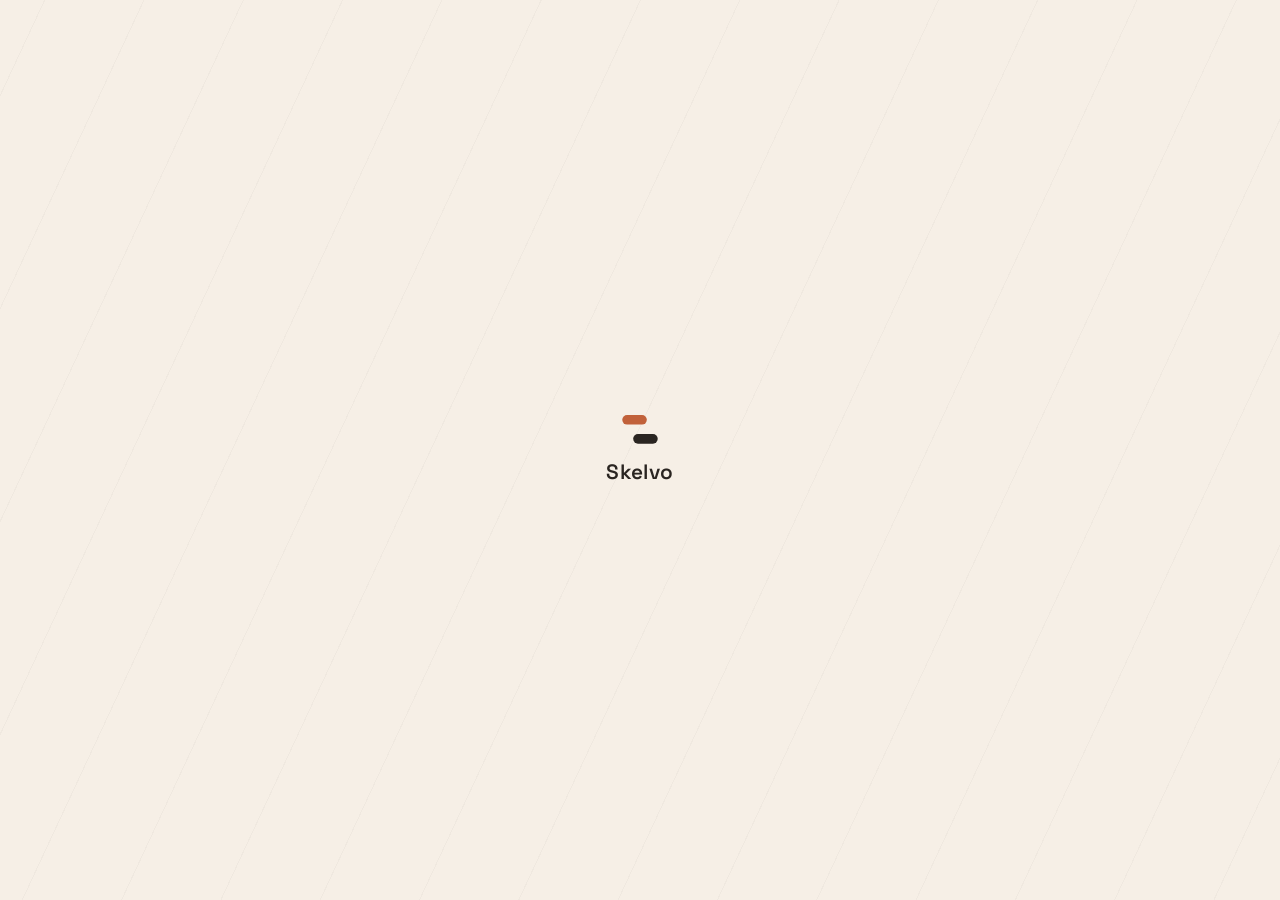
<file: index.html>
<!DOCTYPE html>
<html lang="fr">
<head>
<meta charset="UTF-8">
<meta name="viewport" content="width=device-width, initial-scale=1.0">
<meta name="robots" content="noindex, nofollow">
<title>Skelvo</title>
<link rel="preconnect" href="https://fonts.googleapis.com">
<link rel="preconnect" href="https://fonts.gstatic.com" crossorigin>
<link href="https://fonts.googleapis.com/css2?family=Space+Grotesk:wght@500;600&display=swap" rel="stylesheet">
<style>
  *{ box-sizing:border-box; }
  body{
    margin:0; min-height:100vh;
    display:flex; align-items:center; justify-content:center;
    background:#F6EFE6;
    background-image: repeating-linear-gradient(115deg, transparent 0 40px, rgba(42,37,33,0.03) 40px 41px, transparent 41px 90px);
    font-family:'Space Grotesk', sans-serif;
    color:#2A2521;
    text-align:center;
    padding:8vh 6vw;
  }
  .mark{
    display:flex; flex-direction:column; align-items:center; gap:14px;
  }
  .mark svg{ display:block; }
  h1{
    font-size:1.3rem; font-weight:600; letter-spacing:0.02em; margin:0;
  }
</style>
</head>
<body>
  <div class="mark">
    <svg width="36" height="30" viewBox="0 0 26 22" fill="none" aria-hidden="true">
      <rect x="0" y="0" width="18" height="7" rx="3.5" fill="#C1613A"/>
      <rect x="8" y="14" width="18" height="7" rx="3.5" fill="#2A2521"/>
    </svg>
    <h1>Skelvo</h1>
  </div>
</body>
</html>
</file>
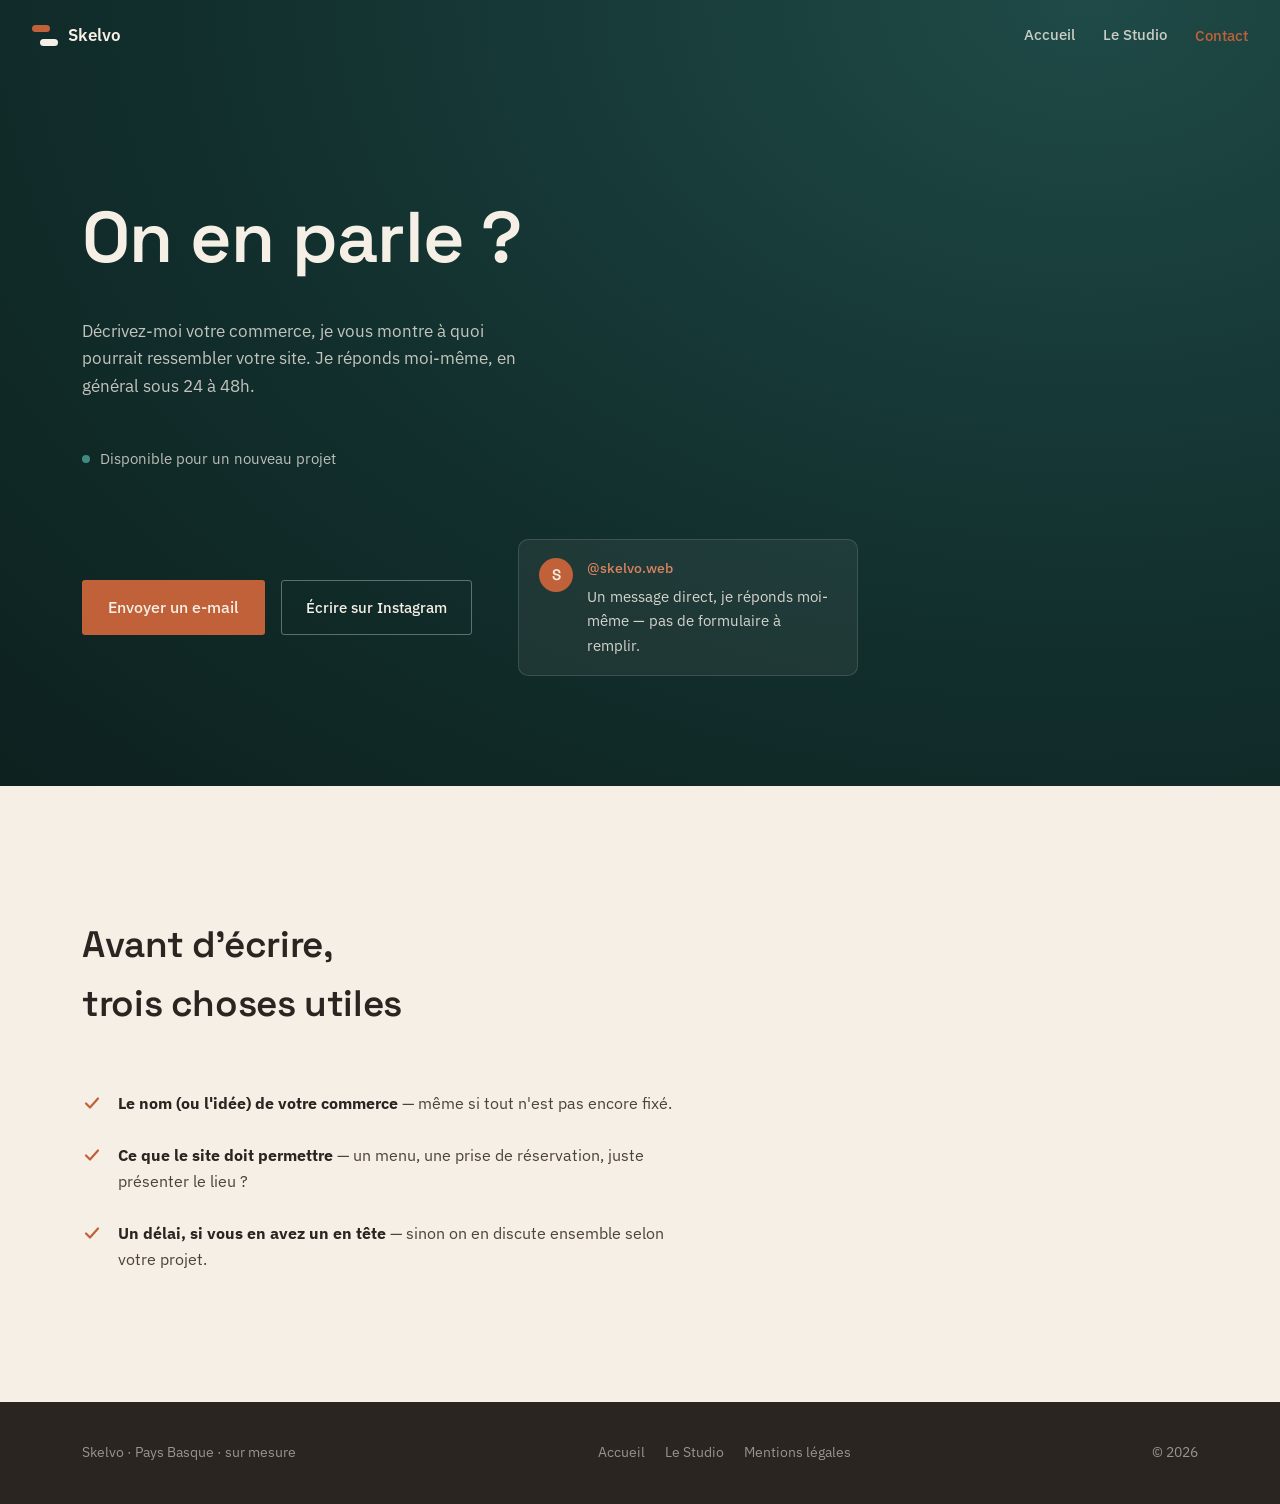
<file: skelvo/contact.html>
<!DOCTYPE html>
<html lang="fr">
<head>
<meta charset="UTF-8" />
<meta name="viewport" content="width=device-width, initial-scale=1.0" />
<title>Contact — Skelvo</title>
<meta name="description" content="Décrivez votre commerce à Skelvo sur Instagram ou par e-mail : réponse directe, sans intermédiaire." />
<link rel="canonical" href="https://skelvo.fr/contact.html">

<link rel="icon" href="data:image/svg+xml,%3Csvg xmlns='http://www.w3.org/2000/svg' viewBox='0 0 26 22'%3E%3Crect x='0' y='0' width='18' height='7' rx='3.5' fill='%23C1613A'/%3E%3Crect x='8' y='14' width='18' height='7' rx='3.5' fill='%231F4A47'/%3E%3C/svg%3E">
<link rel="apple-touch-icon" href="data:image/svg+xml,%3Csvg xmlns='http://www.w3.org/2000/svg' viewBox='0 0 26 22'%3E%3Crect width='26' height='22' rx='4' fill='%231F4A47'/%3E%3Crect x='3' y='4' width='16' height='6' rx='3' fill='%23C1613A'/%3E%3Crect x='7' y='12' width='16' height='6' rx='3' fill='%23F6EFE6'/%3E%3C/svg%3E">
<meta name="theme-color" content="#12302E">

<meta property="og:type" content="website">
<meta property="og:site_name" content="Skelvo">
<meta property="og:title" content="Contact — Skelvo">
<meta property="og:description" content="Décrivez votre commerce à Skelvo sur Instagram ou par e-mail : réponse directe, sans intermédiaire.">
<meta property="og:image" content="https://skelvo.fr/og-image.png">
<meta property="og:image:width" content="1200">
<meta property="og:image:height" content="630">
<meta name="twitter:card" content="summary_large_image">
<meta name="twitter:title" content="Contact — Skelvo">
<meta name="twitter:description" content="Décrivez votre commerce à Skelvo sur Instagram ou par e-mail : réponse directe, sans intermédiaire.">
<meta name="twitter:image" content="https://skelvo.fr/og-image.png">

<link rel="preconnect" href="https://fonts.googleapis.com">
<link rel="preconnect" href="https://fonts.gstatic.com" crossorigin>
<link href="https://fonts.googleapis.com/css2?family=Space+Grotesk:wght@400;500;600;700&family=IBM+Plex+Sans:wght@400;500&display=swap" rel="stylesheet">
<link rel="stylesheet" href="styles.css?v=4">
<style>
  /* ---------- HERO (Contact : statut + bulle DM, pas de 3D ici) ---------- */
  .contact-hero{
    position: relative;
    padding: 180px 0 110px;
    background: radial-gradient(120% 140% at 85% 0%, var(--petrole) 0%, var(--petrole-deep) 55%, #0d211f 100%);
    color: var(--sable);
    overflow: hidden;
  }
  .contact-hero h1{
    color: var(--sable);
    font-size: clamp(2.4rem, 5.6vw, 4.6rem);
    font-weight: 600;
    max-width: 12ch;
  }
  .contact-hero .sub{ margin-top: 22px; color: rgba(246,239,230,0.78); font-size: 1.08rem; max-width: 46ch; }

  .status{
    display: inline-flex; align-items: center; gap: 10px;
    margin-top: 30px;
    font-size: 0.92rem;
    color: rgba(246,239,230,0.75);
  }
  .status .dot{
    width: 8px; height: 8px; border-radius: 50%;
    background: var(--petrole-glow);
    box-shadow: 0 0 0 0 rgba(62,138,129,0.55);
    animation: statusPulse 2.2s ease-in-out infinite;
  }
  @keyframes statusPulse{
    0%, 100%{ box-shadow: 0 0 0 0 rgba(62,138,129,0.55); }
    50%{ box-shadow: 0 0 0 7px rgba(62,138,129,0); }
  }

  .contact-grid{
    margin-top: 54px;
    display: grid;
    grid-template-columns: auto 1fr;
    gap: 46px;
    align-items: center;
  }
  @media (max-width: 700px){ .contact-grid{ grid-template-columns: 1fr; gap: 34px; } }

  .cta-row{ display: flex; gap: 16px; flex-wrap: wrap; }

  /* Aperçu "DM" — clairement une carte-lien, pas un vrai chat intégré */
  .dm-preview{
    display: flex;
    gap: 14px;
    align-items: flex-start;
    max-width: 340px;
    padding: 18px 20px;
    border-radius: 10px;
    background: rgba(246,239,230,0.06);
    border: 1px solid rgba(246,239,230,0.14);
    text-decoration: none;
    color: inherit;
    transition: transform 0.25s ease, border-color 0.25s ease, background 0.25s ease;
  }
  .dm-preview:hover{ transform: translateY(-2px); border-color: rgba(246,239,230,0.3); background: rgba(246,239,230,0.09); }
  .dm-avatar{
    flex: none;
    width: 34px; height: 34px; border-radius: 50%;
    background: var(--terracotta);
    color: var(--sable);
    display: flex; align-items: center; justify-content: center;
    font-family: 'Space Grotesk', sans-serif; font-weight: 600; font-size: 0.95rem;
  }
  .dm-handle{ display: block; font-size: 0.85rem; color: var(--terracotta-soft); font-weight: 500; margin-bottom: 4px; }
  .dm-preview p{ margin: 0; font-size: 0.95rem; color: rgba(246,239,230,0.85); }

  /* ---------- AVANT D'ÉCRIRE ---------- */
  .checklist{ background: var(--sable); }
  .checklist h2{ font-size: clamp(1.7rem, 3vw, 2.3rem); font-weight: 600; max-width: 16ch; margin-bottom: 56px; }
  .checklist-items{ display: grid; gap: 26px; max-width: 60ch; }
  .checklist-item{ display: flex; gap: 16px; align-items: flex-start; }
  .checklist-item svg{ flex: none; margin-top: 3px; }
  .checklist-item p{ margin: 0; font-size: 1.02rem; color: #4a423c; }
  .checklist-item strong{ color: var(--charbon); }
</style>
</head>
<body>

<nav class="top">
  <a href="index.html" class="mark-wordmark" aria-label="Skelvo, accueil">
    <svg width="26" height="22" viewBox="0 0 26 22" fill="none">
      <rect x="0" y="0" width="18" height="7" rx="3.5" fill="#C1613A"/>
      <rect x="8" y="14" width="18" height="7" rx="3.5" fill="currentColor"/>
    </svg>
    Skelvo
  </a>
  <div class="nav-links">
    <a href="index.html" class="nav-link">Accueil</a>
    <a href="studio.html" class="nav-link">Le Studio</a>
    <a href="contact.html" class="nav-cta" aria-current="page">Contact</a>
  </div>
</nav>

<header class="contact-hero" data-hero>
  <div class="wrap">
    <h1 class="reveal">On en parle ?</h1>
    <p class="sub reveal">Décrivez-moi votre commerce, je vous montre à quoi pourrait ressembler votre site. Je réponds moi-même, en général sous 24 à 48h.</p>
    <p class="status reveal"><span class="dot" aria-hidden="true"></span> Disponible pour un nouveau projet</p>

    <div class="contact-grid reveal">
      <div class="cta-row">
        <a class="btn-primary btn-magnetic" href="mailto:contact@skelvo.fr">Envoyer un e-mail</a>
        <a class="btn-secondary btn-magnetic" href="https://instagram.com/skelvo.web" target="_blank" rel="noopener">Écrire sur Instagram</a>
      </div>
      <a class="dm-preview" href="https://instagram.com/skelvo.web" target="_blank" rel="noopener">
        <span class="dm-avatar" aria-hidden="true">S</span>
        <span>
          <span class="dm-handle">@skelvo.web</span>
          <p>Un message direct, je réponds moi-même — pas de formulaire à remplir.</p>
        </span>
      </a>
    </div>
  </div>
</header>

<section class="wrap checklist">
  <h2 class="reveal">Avant d'écrire, trois choses utiles</h2>
  <div class="checklist-items reveal">
    <div class="checklist-item">
      <svg width="20" height="20" viewBox="0 0 20 20" fill="none" aria-hidden="true"><path d="M4 10.5L8 14.5L16 5.5" stroke="#C1613A" stroke-width="2.2" stroke-linecap="round" stroke-linejoin="round"/></svg>
      <p><strong>Le nom (ou l'idée) de votre commerce</strong> — même si tout n'est pas encore fixé.</p>
    </div>
    <div class="checklist-item">
      <svg width="20" height="20" viewBox="0 0 20 20" fill="none" aria-hidden="true"><path d="M4 10.5L8 14.5L16 5.5" stroke="#C1613A" stroke-width="2.2" stroke-linecap="round" stroke-linejoin="round"/></svg>
      <p><strong>Ce que le site doit permettre</strong> — un menu, une prise de réservation, juste présenter le lieu ?</p>
    </div>
    <div class="checklist-item">
      <svg width="20" height="20" viewBox="0 0 20 20" fill="none" aria-hidden="true"><path d="M4 10.5L8 14.5L16 5.5" stroke="#C1613A" stroke-width="2.2" stroke-linecap="round" stroke-linejoin="round"/></svg>
      <p><strong>Un délai, si vous en avez un en tête</strong> — sinon on en discute ensemble selon votre projet.</p>
    </div>
  </div>
</section>

<footer class="site">
  <div class="wrap">
    <span>Skelvo · Pays Basque · sur mesure</span>
    <div class="site-links">
      <a href="index.html">Accueil</a>
      <a href="studio.html">Le Studio</a>
      <a href="mentions-legales.html">Mentions légales</a>
    </div>
    <span>© 2026</span>
  </div>
</footer>

<script src="main.js" defer></script>
<script data-goatcounter="https://skelvo.goatcounter.com/count" async src="//gc.zgo.at/count.js"></script>

</body>
</html>
</file>
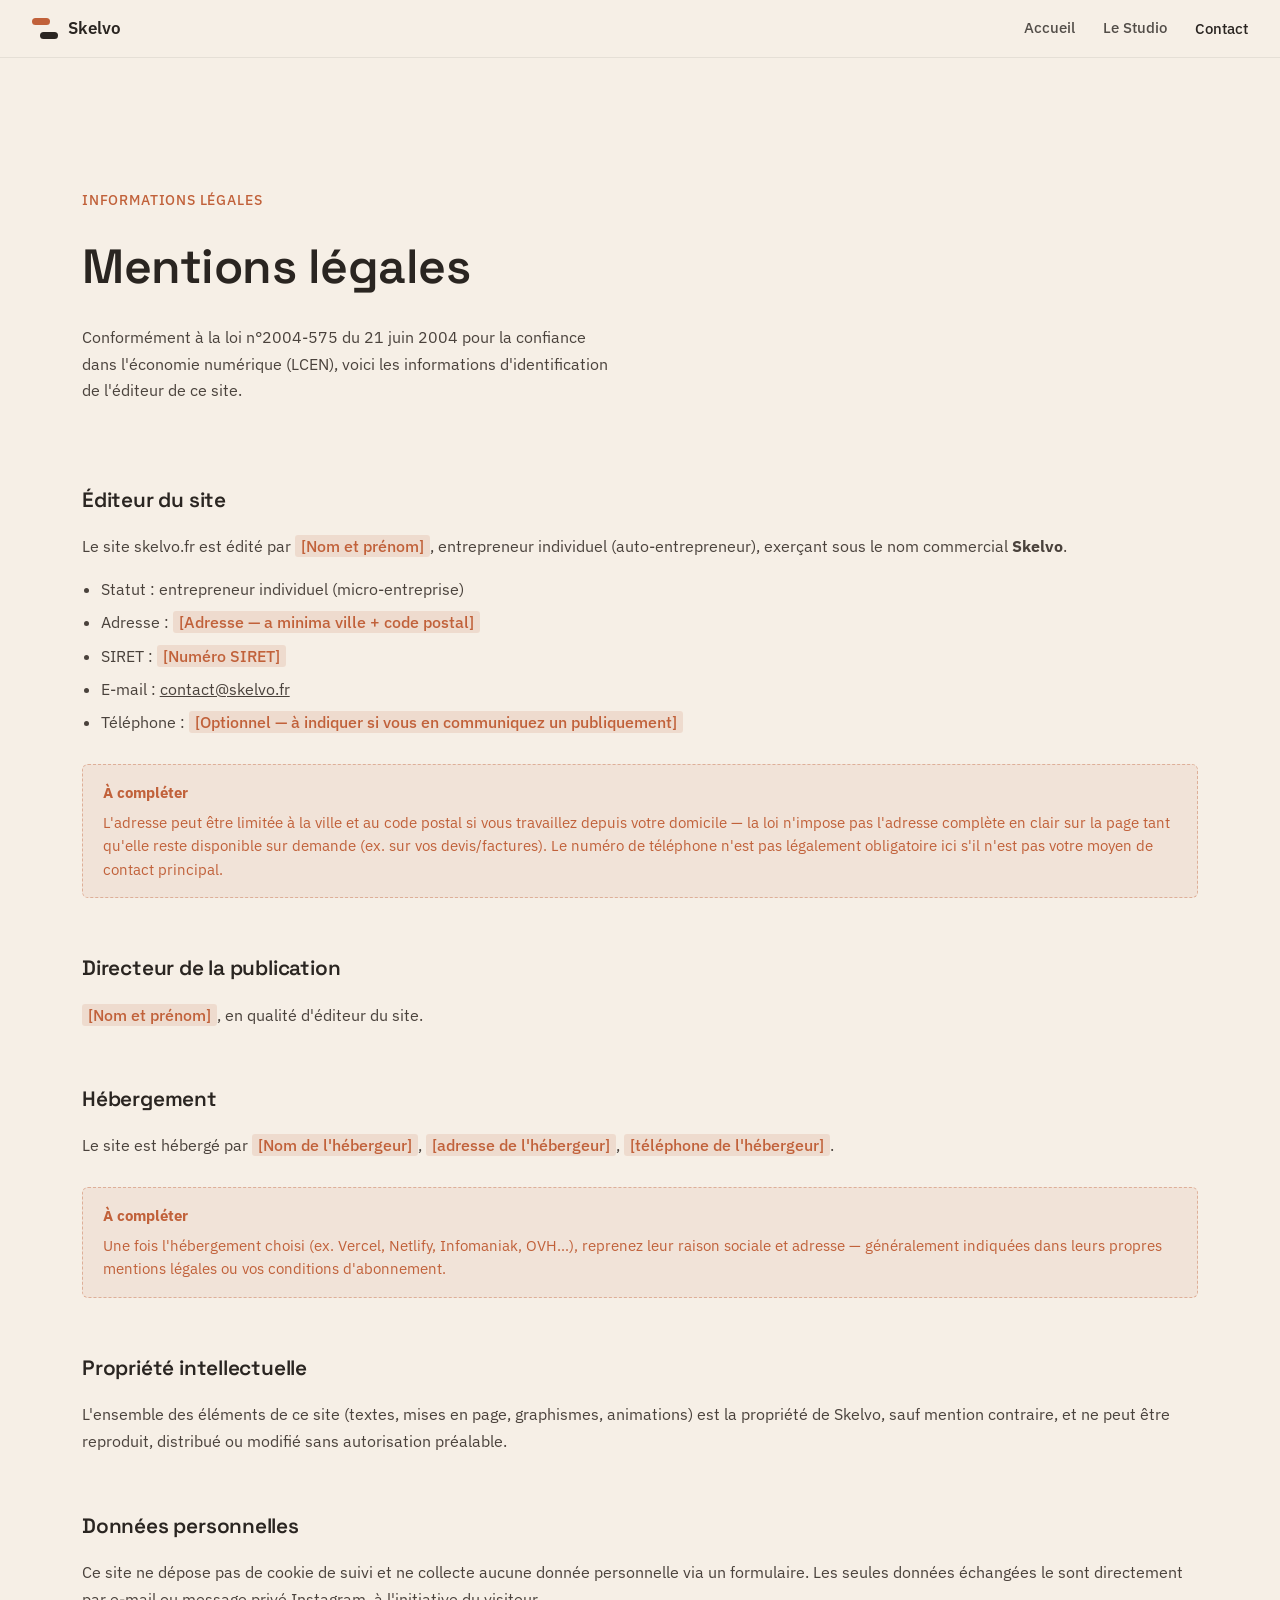
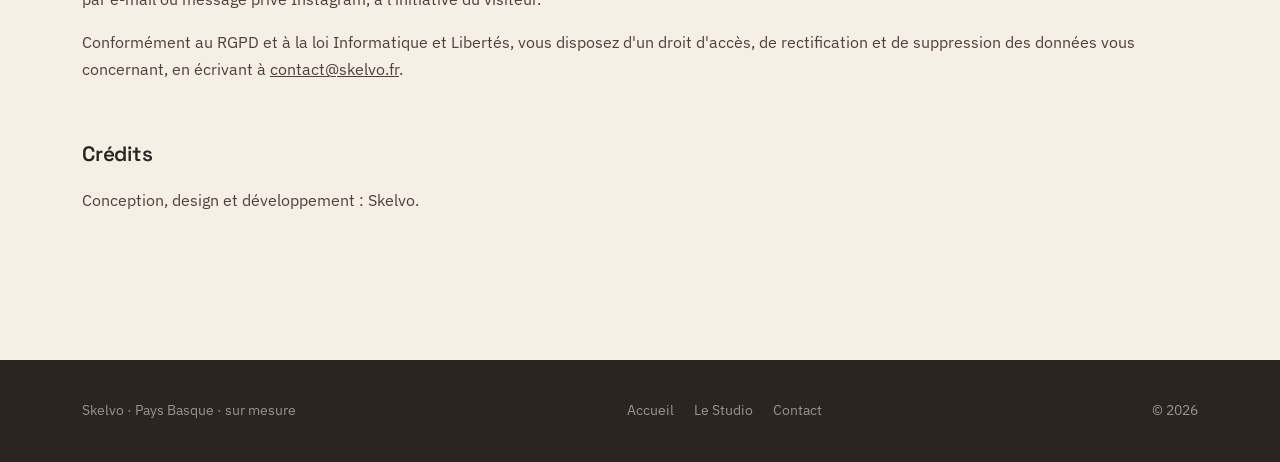
<file: skelvo/mentions-legales.html>
<!DOCTYPE html>
<html lang="fr">
<head>
<meta charset="UTF-8" />
<meta name="viewport" content="width=device-width, initial-scale=1.0" />
<title>Mentions légales — Skelvo</title>
<meta name="description" content="Mentions légales et politique de confidentialité du site Skelvo." />
<meta name="robots" content="noindex">
<link rel="canonical" href="https://skelvo.fr/mentions-legales.html">

<link rel="icon" href="data:image/svg+xml,%3Csvg xmlns='http://www.w3.org/2000/svg' viewBox='0 0 26 22'%3E%3Crect x='0' y='0' width='18' height='7' rx='3.5' fill='%23C1613A'/%3E%3Crect x='8' y='14' width='18' height='7' rx='3.5' fill='%231F4A47'/%3E%3C/svg%3E">
<link rel="apple-touch-icon" href="data:image/svg+xml,%3Csvg xmlns='http://www.w3.org/2000/svg' viewBox='0 0 26 22'%3E%3Crect width='26' height='22' rx='4' fill='%231F4A47'/%3E%3Crect x='3' y='4' width='16' height='6' rx='3' fill='%23C1613A'/%3E%3Crect x='7' y='12' width='16' height='6' rx='3' fill='%23F6EFE6'/%3E%3C/svg%3E">
<meta name="theme-color" content="#F6EFE6">

<link rel="preconnect" href="https://fonts.googleapis.com">
<link rel="preconnect" href="https://fonts.gstatic.com" crossorigin>
<link href="https://fonts.googleapis.com/css2?family=Space+Grotesk:wght@400;500;600;700&family=IBM+Plex+Sans:wght@400;500&display=swap" rel="stylesheet">
<link rel="stylesheet" href="styles.css?v=4">
<style>
  /* ---------- HERO (page utilitaire, pas de 3D, pas de wow ici exprès) ---------- */
  .legal-hero{
    padding: 176px 0 64px;
    background: var(--sable);
  }
  .legal-hero .kicker{
    font-size: 0.85rem;
    font-weight: 500;
    letter-spacing: 0.06em;
    text-transform: uppercase;
    color: var(--terracotta);
    margin-bottom: 18px;
  }
  .legal-hero h1{
    font-size: clamp(2rem, 4.4vw, 3rem);
    font-weight: 600;
    max-width: 16ch;
  }
  .legal-hero .sub{ margin-top: 18px; color: #4a423c; max-width: 54ch; font-size: 1.03rem; }

  /* ---------- CORPS ---------- */
  .legal-body{ padding-top: 0; }
  .legal-body .wrap{ max-width: 760px; }
  .legal-block + .legal-block{ margin-top: 54px; }
  .legal-block h2{
    font-size: 1.3rem;
    font-weight: 600;
    margin-bottom: 16px;
  }
  .legal-block p, .legal-block li{
    font-size: 1rem;
    color: #4a423c;
    line-height: 1.7;
  }
  .legal-block p + p{ margin-top: 12px; }
  .legal-block ul{ margin: 0; padding-left: 1.1em; }
  .legal-block li + li{ margin-top: 6px; }

  /* Placeholders à compléter — bien visibles, jamais confondus avec du
     texte final : fond marqué + astérisque, mais rendu propre (pas
     d'accolades moches) une fois que le champ est rempli à la main. */
  .fill{
    display: inline;
    background: rgba(193,97,58,0.14);
    color: var(--terracotta);
    font-weight: 500;
    padding: 1px 6px;
    border-radius: 3px;
  }
  .todo-note{
    margin-top: 28px;
    padding: 16px 20px;
    background: rgba(193,97,58,0.08);
    border: 1px dashed rgba(193,97,58,0.4);
    border-radius: 6px;
    font-size: 0.92rem;
    color: var(--terracotta);
  }
  .todo-note strong{ display: block; margin-bottom: 6px; color: var(--terracotta); }
</style>
</head>
<body>

<nav class="top is-light">
  <a href="index.html" class="mark-wordmark" aria-label="Skelvo, accueil">
    <svg width="26" height="22" viewBox="0 0 26 22" fill="none">
      <rect x="0" y="0" width="18" height="7" rx="3.5" fill="#C1613A"/>
      <rect x="8" y="14" width="18" height="7" rx="3.5" fill="currentColor"/>
    </svg>
    Skelvo
  </a>
  <div class="nav-links">
    <a href="index.html" class="nav-link">Accueil</a>
    <a href="studio.html" class="nav-link">Le Studio</a>
    <a href="contact.html" class="nav-cta">Contact</a>
  </div>
</nav>

<header class="legal-hero" data-hero>
  <div class="wrap">
    <p class="kicker reveal">Informations légales</p>
    <h1 class="reveal">Mentions légales</h1>
    <p class="sub reveal">Conformément à la loi n°2004-575 du 21 juin 2004 pour la confiance dans l'économie numérique (LCEN), voici les informations d'identification de l'éditeur de ce site.</p>
  </div>
</header>

<section class="wrap legal-body">

  <div class="legal-block">
    <h2>Éditeur du site</h2>
    <p>
      Le site skelvo.fr est édité par <span class="fill">[Nom et prénom]</span>, entrepreneur individuel (auto-entrepreneur), exerçant sous le nom commercial <strong>Skelvo</strong>.
    </p>
    <ul>
      <li>Statut : entrepreneur individuel (micro-entreprise)</li>
      <li>Adresse : <span class="fill">[Adresse — a minima ville + code postal]</span></li>
      <li>SIRET : <span class="fill">[Numéro SIRET]</span></li>
      <li>E-mail : <a href="mailto:contact@skelvo.fr">contact@skelvo.fr</a></li>
      <li>Téléphone : <span class="fill">[Optionnel — à indiquer si vous en communiquez un publiquement]</span></li>
    </ul>
    <div class="todo-note">
      <strong>À compléter</strong>
      L'adresse peut être limitée à la ville et au code postal si vous travaillez depuis votre domicile — la loi n'impose pas l'adresse complète en clair sur la page tant qu'elle reste disponible sur demande (ex. sur vos devis/factures). Le numéro de téléphone n'est pas légalement obligatoire ici s'il n'est pas votre moyen de contact principal.
    </div>
  </div>

  <div class="legal-block">
    <h2>Directeur de la publication</h2>
    <p><span class="fill">[Nom et prénom]</span>, en qualité d'éditeur du site.</p>
  </div>

  <div class="legal-block">
    <h2>Hébergement</h2>
    <p>
      Le site est hébergé par <span class="fill">[Nom de l'hébergeur]</span>, <span class="fill">[adresse de l'hébergeur]</span>, <span class="fill">[téléphone de l'hébergeur]</span>.
    </p>
    <div class="todo-note">
      <strong>À compléter</strong>
      Une fois l'hébergement choisi (ex. Vercel, Netlify, Infomaniak, OVH…), reprenez leur raison sociale et adresse — généralement indiquées dans leurs propres mentions légales ou vos conditions d'abonnement.
    </div>
  </div>

  <div class="legal-block">
    <h2>Propriété intellectuelle</h2>
    <p>L'ensemble des éléments de ce site (textes, mises en page, graphismes, animations) est la propriété de Skelvo, sauf mention contraire, et ne peut être reproduit, distribué ou modifié sans autorisation préalable.</p>
  </div>

  <div class="legal-block">
    <h2>Données personnelles</h2>
    <p>Ce site ne dépose pas de cookie de suivi et ne collecte aucune donnée personnelle via un formulaire. Les seules données échangées le sont directement par e-mail ou message privé Instagram, à l'initiative du visiteur.</p>
    <p>Conformément au RGPD et à la loi Informatique et Libertés, vous disposez d'un droit d'accès, de rectification et de suppression des données vous concernant, en écrivant à <a href="mailto:contact@skelvo.fr">contact@skelvo.fr</a>.</p>
  </div>

  <div class="legal-block">
    <h2>Crédits</h2>
    <p>Conception, design et développement : Skelvo.</p>
  </div>

</section>

<footer class="site">
  <div class="wrap">
    <span>Skelvo · Pays Basque · sur mesure</span>
    <div class="site-links">
      <a href="index.html">Accueil</a>
      <a href="studio.html">Le Studio</a>
      <a href="contact.html">Contact</a>
    </div>
    <span>© 2026</span>
  </div>
</footer>

<script src="main.js" defer></script>
<script data-goatcounter="https://skelvo.goatcounter.com/count" async src="//gc.zgo.at/count.js"></script>

</body>
</html>
</file>
<file: skelvo/styles.css>
/* ==========================================================================
   Skelvo — design system partagé (tokens, base, nav, boutons, footer)
   Chargé par toutes les pages. Le style propre à chaque page (hero, sections
   spécifiques) reste dans le <style> de la page elle-même.
   ========================================================================== */

:root{
  --terracotta: #C1613A;
  --terracotta-soft: #d9835f;
  --petrole: #1F4A47;
  --petrole-deep: #12302E;
  --petrole-glow: #3E8A81;
  --sable: #F6EFE6;
  --charbon: #2A2521;
  --max-w: 1180px;
}

*{ box-sizing: border-box; }
html{ scroll-behavior: smooth; }

body{
  margin:0;
  background: var(--sable);
  color: var(--charbon);
  font-family: 'IBM Plex Sans', sans-serif;
  font-size: 17px;
  line-height: 1.6;
  -webkit-font-smoothing: antialiased;
}

h1,h2,h3, .display{
  font-family: 'Space Grotesk', sans-serif;
  margin: 0;
  letter-spacing: -0.01em;
  text-wrap: balance;
}

a{ color: inherit; }

.wrap{
  max-width: var(--max-w);
  margin: 0 auto;
  /* Gauche/droite seulement — jamais le raccourci `padding: 0 32px` : sur
     un élément qui porte à la fois .wrap et une classe de section (ex.
     <section class="wrap approche">), le "0" écrasait silencieusement tout
     padding-haut/bas de la section, laissant le titre collé sous la nav
     avec zéro respiration. */
  padding-left: 32px;
  padding-right: 32px;
}
@media (max-width: 640px){
  .wrap{ padding-left: 22px; padding-right: 22px; }
}

/* ---------- NAV ----------
   Solid/light once the page's hero has scrolled out of view (toggled by
   main.js via IntersectionObserver on [data-hero]) instead of relying on
   mix-blend-mode, which reads unpredictably against varying backgrounds. */
nav.top{
  position: fixed;
  top: 0; left: 0; right: 0;
  z-index: 50;
  display: flex;
  align-items: center;
  justify-content: space-between;
  padding: 22px 32px;
  color: var(--sable);
  --nav-border: rgba(246,239,230,0.4);
  transition: background 0.3s ease, color 0.3s ease, box-shadow 0.3s ease, padding 0.3s ease;
}
nav.top.scrolled, nav.top.is-light{
  background: rgba(246,239,230,0.92);
  -webkit-backdrop-filter: blur(10px);
  backdrop-filter: blur(10px);
  color: var(--charbon);
  box-shadow: 0 1px 0 rgba(42,37,33,0.08);
  padding: 15px 32px;
  --nav-border: rgba(42,37,33,0.3);
}
@media (max-width: 480px){
  nav.top{ padding: 16px 20px; }
  nav.top.scrolled, nav.top.is-light{ padding: 12px 20px; }
}
nav.top .mark-wordmark{
  display: flex;
  align-items: center;
  gap: 10px;
  font-weight: 600;
  font-size: 1.05rem;
  color: inherit;
  text-decoration: none;
}
nav.top .mark-wordmark svg{ display:block; }
nav.top .nav-links{
  display: flex;
  align-items: center;
  gap: 28px;
}
nav.top .nav-link{
  color: inherit;
  text-decoration: none;
  font-size: 0.95rem;
  font-weight: 500;
  opacity: 0.8;
  padding-bottom: 2px;
  border-bottom: 1px solid transparent;
  transition: opacity 0.2s ease, border-color 0.2s ease;
}
nav.top .nav-link:hover{ opacity: 1; }
/* Page active : jamais de soulignement — juste le nom en terracotta.
   Repère par la couleur plutôt qu'un trait, qui se confondait avec le
   soulignement permanent du bouton Contact (voir .nav-cta ci-dessous). */
nav.top .nav-link[aria-current="page"]{
  opacity: 1;
  color: var(--terracotta);
}
/* Plus de trait permanent : "Contact" se distinguait des deux autres
   liens (soulignement même hors page active) — désormais tous les liens
   partagent le même repère (couleur), Contact restant reconnaissable par
   sa pleine opacité (contre 0.8 pour les autres au repos). */
nav.top .nav-cta{
  color: inherit;
  text-decoration: none;
  font-size: 0.95rem;
  font-weight: 500;
  padding-bottom: 2px;
}
nav.top .nav-cta[aria-current="page"]{
  color: var(--terracotta);
}
@media (max-width: 560px){
  nav.top .nav-links{ gap: 14px; }
  /* Les 3 liens restent toujours visibles : "Accueil" / "Le Studio" /
     "Contact" tiennent sans souci sur un écran de téléphone. Une version
     précédente masquait tout lien non-actif et non-CTA ici, ce qui rendait
     "Le Studio" injoignable depuis le menu de la page d'accueil sur
     mobile — seul le footer y menait encore. */
}
@media (max-width: 380px){
  nav.top .nav-links{ gap: 10px; }
  nav.top .nav-link, nav.top .nav-cta{ font-size: 0.88rem; }
}

/* ---------- BUTTONS ---------- */
.btn-primary{
  display: inline-block;
  background: var(--terracotta);
  color: var(--sable);
  text-decoration: none;
  padding: 15px 26px;
  border-radius: 3px;
  font-weight: 500;
  font-size: 0.98rem;
  transition: background 0.25s ease, transform 0.25s ease;
}
.btn-primary:hover{ background: var(--terracotta-soft); transform: translateY(-1px); }

.btn-secondary{
  display: inline-block;
  border: 1px solid rgba(246,239,230,0.35);
  color: var(--sable);
  text-decoration: none;
  padding: 14px 24px;
  border-radius: 3px;
  font-size: 0.96rem;
  font-weight: 500;
  transition: border-color 0.25s ease, background 0.25s ease;
}
.btn-secondary:hover{ border-color: var(--sable); background: rgba(246,239,230,0.06); }

.btn-secondary.on-light{
  border-color: rgba(42,37,33,0.25);
  color: var(--charbon);
}
.btn-secondary.on-light:hover{ border-color: var(--charbon); background: rgba(42,37,33,0.05); }

/* Magnetic buttons: nudged toward the cursor within a radius by main.js,
   which sets --mx/--my in px. Falls back to a plain button with no JS. */
.btn-magnetic{ transform: translate(var(--mx, 0), var(--my, 0)); transition: transform 0.15s ease-out, background 0.25s ease; }

/* ---------- SECTIONS (generic) ---------- */
section{ padding: 130px 0; }
/* Asymétrique sur mobile : la nav fixe mange une partie du padding-haut de
   chaque section, donc les titres avaient l'air collés dessous ; et le
   padding-bas symétrique (88/88, soit 176px cumulés à chaque frontière de
   section) laissait un vide qui se voit trop sur un écran étroit et long.
   Plus de haut, moins de bas. */
@media (max-width: 640px){ section{ padding: 108px 0 60px; } }

/* ---------- SITE FOOTER (minimal, every page) ---------- */
footer.site{
  background: var(--charbon);
  color: rgba(246,239,230,0.55);
  padding: 40px 0;
  font-size: 0.85rem;
}
footer.site .wrap{
  display: flex;
  justify-content: space-between;
  align-items: center;
  flex-wrap: wrap;
  gap: 12px;
}
footer.site a{ text-decoration: none; }
footer.site a:hover{ color: var(--sable); }
footer.site .site-links{ display: flex; gap: 20px; }

/* ---------- CTA BAND (drives to /contact.html, reused on non-contact pages) ----------
   Padding intentionally matches the generic `section` rule below rather than
   using its own value — a one-off number here was the kind of unexplained
   variance that made the vertical rhythm feel inconsistent page to page. */
.cta-band{
  background: var(--charbon);
  color: var(--sable);
  padding: 130px 0;
}
@media (max-width: 640px){ .cta-band{ padding: 88px 0; } }
.cta-band h2{
  font-size: clamp(2rem, 4.4vw, 3.2rem);
  font-weight: 600;
  max-width: 13ch;
}
.cta-band .lede{
  margin-top: 18px;
  color: rgba(246,239,230,0.66);
  max-width: 44ch;
  font-size: 1.05rem;
}
.cta-band .cta-row{ margin-top: 34px; display: flex; gap: 16px; flex-wrap: wrap; align-items: center; }
.cta-band .quick{ margin-top: 22px; font-size: 0.9rem; color: rgba(246,239,230,0.5); }
.cta-band .quick a{ color: rgba(246,239,230,0.85); text-decoration: underline; text-underline-offset: 3px; }

/* ---------- Transition de page ----------
   Voile plein écran, injecté par main.js, qui masque la page juste avant
   de naviguer vers une autre page du site — remplace le rechargement sec
   par un fondu court et volontaire. */
.page-transition-veil{
  position: fixed; inset: 0; z-index: 999;
  background: var(--charbon);
  opacity: 0;
  pointer-events: none;
  transition: opacity 0.22s ease;
}
html.page-leave .page-transition-veil{ opacity: 1; }

/* reveal-on-scroll (subtle, one IntersectionObserver drives every .reveal) */
.reveal{
  opacity: 0;
  transform: translateY(14px);
  transition: opacity 0.7s ease, transform 0.7s ease;
}
.reveal.in{ opacity: 1; transform: translateY(0); }

@media (prefers-reduced-motion: reduce){
  *{ animation-duration: 0.001ms !important; animation-iteration-count: 1 !important; transition-duration: 0.001ms !important; scroll-behavior: auto !important; }
}

:focus-visible{
  outline: 2px solid var(--terracotta);
  outline-offset: 2px;
}
</file>
